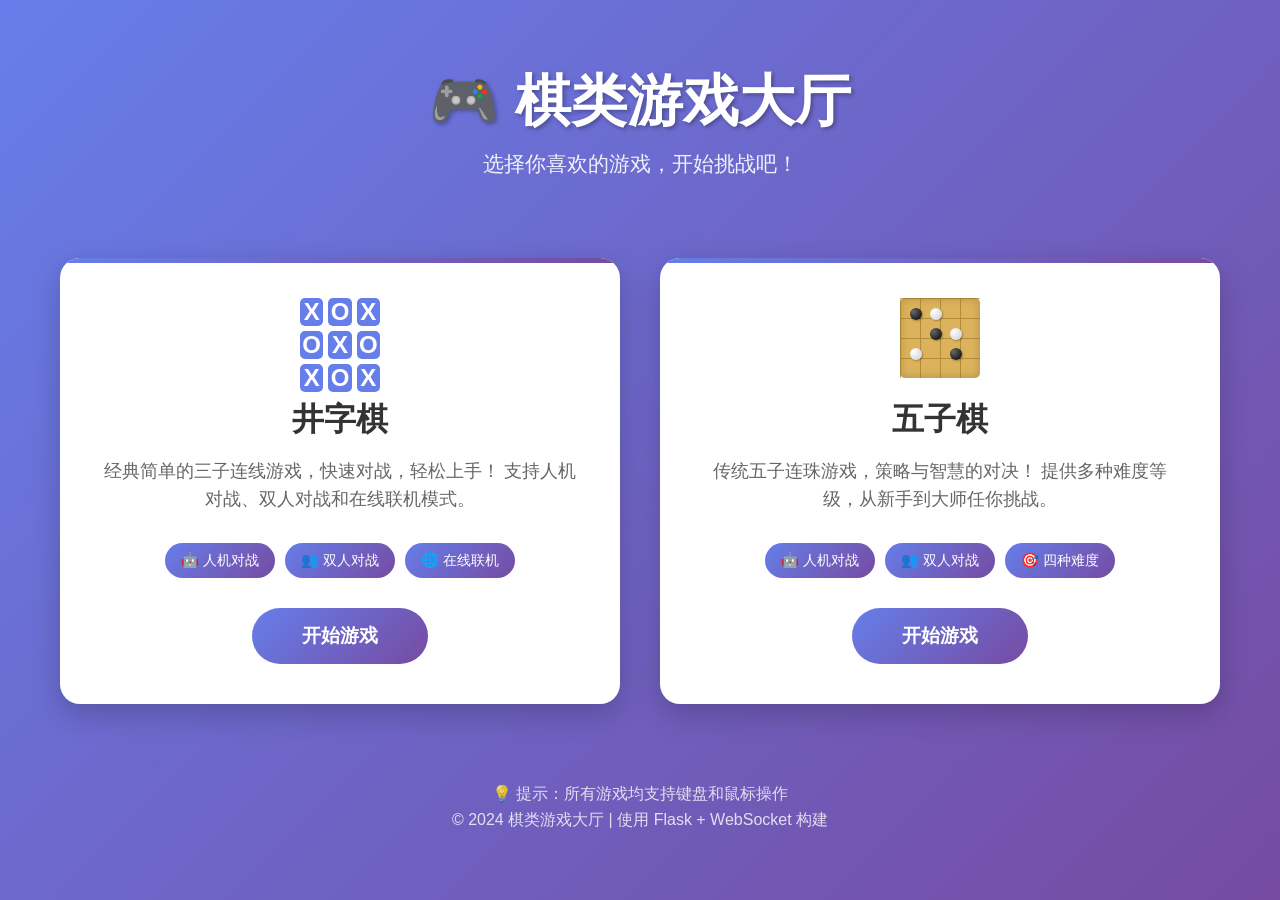
<file: templates/home.html>
<!DOCTYPE html>
<html lang="zh-CN">
<head>
    <meta charset="UTF-8">
    <meta name="viewport" content="width=device-width, initial-scale=1.0">
    <title>棋类游戏大厅</title>
    <style>
        * {
            margin: 0;
            padding: 0;
            box-sizing: border-box;
        }

        body {
            font-family: 'Segoe UI', Tahoma, Geneva, Verdana, sans-serif;
            background: linear-gradient(135deg, #667eea 0%, #764ba2 100%);
            min-height: 100vh;
            display: flex;
            flex-direction: column;
            align-items: center;
            justify-content: center;
            padding: 20px;
        }

        .container {
            max-width: 1200px;
            width: 100%;
        }

        header {
            text-align: center;
            margin-bottom: 60px;
        }

        h1 {
            color: white;
            font-size: 3.5em;
            margin-bottom: 10px;
            text-shadow: 2px 2px 4px rgba(0, 0, 0, 0.3);
        }

        .subtitle {
            color: rgba(255, 255, 255, 0.9);
            font-size: 1.3em;
        }

        .games-grid {
            display: grid;
            grid-template-columns: repeat(auto-fit, minmax(350px, 1fr));
            gap: 40px;
            padding: 20px;
        }

        .game-card {
            background: white;
            border-radius: 20px;
            padding: 40px;
            text-align: center;
            box-shadow: 0 10px 30px rgba(0, 0, 0, 0.2);
            transition: all 0.3s ease;
            cursor: pointer;
            position: relative;
            overflow: hidden;
        }

        .game-card::before {
            content: '';
            position: absolute;
            top: 0;
            left: 0;
            width: 100%;
            height: 5px;
            background: linear-gradient(90deg, #667eea, #764ba2);
        }

        .game-card:hover {
            transform: translateY(-10px);
            box-shadow: 0 20px 40px rgba(0, 0, 0, 0.3);
        }

        .game-icon {
            font-size: 80px;
            margin-bottom: 20px;
            display: block;
        }

        .game-title {
            font-size: 2em;
            color: #333;
            margin-bottom: 15px;
            font-weight: 600;
        }

        .game-description {
            color: #666;
            font-size: 1.1em;
            line-height: 1.6;
            margin-bottom: 30px;
        }

        .game-features {
            display: flex;
            flex-wrap: wrap;
            gap: 10px;
            justify-content: center;
            margin-bottom: 30px;
        }

        .feature-tag {
            background: linear-gradient(135deg, #667eea 0%, #764ba2 100%);
            color: white;
            padding: 8px 16px;
            border-radius: 20px;
            font-size: 0.9em;
        }

        .play-button {
            background: linear-gradient(135deg, #667eea 0%, #764ba2 100%);
            color: white;
            border: none;
            padding: 15px 50px;
            font-size: 1.2em;
            border-radius: 30px;
            cursor: pointer;
            transition: all 0.3s ease;
            font-weight: 600;
        }

        .play-button:hover {
            transform: scale(1.05);
            box-shadow: 0 5px 15px rgba(102, 126, 234, 0.4);
        }

        footer {
            margin-top: 60px;
            text-align: center;
            color: rgba(255, 255, 255, 0.8);
        }

        footer p {
            margin: 5px 0;
        }

        .tictactoe-icon {
            width: 80px;
            height: 80px;
            margin: 0 auto 20px;
            display: grid;
            grid-template-columns: repeat(3, 1fr);
            grid-template-rows: repeat(3, 1fr);
            gap: 5px;
        }

        .tictactoe-icon .cell {
            background: #667eea;
            border-radius: 5px;
            display: flex;
            align-items: center;
            justify-content: center;
            font-size: 24px;
            color: white;
            font-weight: bold;
        }

        .gomoku-icon {
            width: 80px;
            height: 80px;
            margin: 0 auto 20px;
            display: grid;
            grid-template-columns: repeat(5, 1fr);
            grid-template-rows: repeat(5, 1fr);
            background: #dcb35c;
            border-radius: 5px;
            position: relative;
            box-shadow: inset 0 0 10px rgba(0, 0, 0, 0.2);
        }

        .gomoku-icon::before {
            content: '';
            position: absolute;
            top: 0;
            left: 0;
            right: 0;
            bottom: 0;
            background-image: 
                linear-gradient(#8b6914 1px, transparent 1px),
                linear-gradient(90deg, #8b6914 1px, transparent 1px);
            background-size: 20px 20px;
            opacity: 0.5;
        }

        .gomoku-icon .stone {
            width: 12px;
            height: 12px;
            border-radius: 50%;
            position: absolute;
            box-shadow: 1px 1px 2px rgba(0, 0, 0, 0.3);
        }

        .gomoku-icon .stone.black {
            background: radial-gradient(circle at 30% 30%, #666, #000);
        }

        .gomoku-icon .stone.white {
            background: radial-gradient(circle at 30% 30%, #fff, #ccc);
        }

        @media (max-width: 768px) {
            h1 {
                font-size: 2.5em;
            }

            .games-grid {
                grid-template-columns: 1fr;
            }

            .game-card {
                padding: 30px;
            }
        }
    </style>
</head>
<body>
    <div class="container">
        <header>
            <h1>🎮 棋类游戏大厅</h1>
            <p class="subtitle">选择你喜欢的游戏，开始挑战吧！</p>
        </header>

        <div class="games-grid">
            <div class="game-card" onclick="window.location.href='/tictactoe'">
                <div class="tictactoe-icon">
                    <div class="cell">X</div>
                    <div class="cell">O</div>
                    <div class="cell">X</div>
                    <div class="cell">O</div>
                    <div class="cell">X</div>
                    <div class="cell">O</div>
                    <div class="cell">X</div>
                    <div class="cell">O</div>
                    <div class="cell">X</div>
                </div>
                <h2 class="game-title">井字棋</h2>
                <p class="game-description">
                    经典简单的三子连线游戏，快速对战，轻松上手！
                    支持人机对战、双人对战和在线联机模式。
                </p>
                <div class="game-features">
                    <span class="feature-tag">🤖 人机对战</span>
                    <span class="feature-tag">👥 双人对战</span>
                    <span class="feature-tag">🌐 在线联机</span>
                </div>
                <button class="play-button">开始游戏</button>
            </div>

            <div class="game-card" onclick="window.location.href='/gomoku'">
                <div class="gomoku-icon">
                    <div class="stone black" style="top: 10px; left: 10px;"></div>
                    <div class="stone white" style="top: 10px; left: 30px;"></div>
                    <div class="stone black" style="top: 30px; left: 30px;"></div>
                    <div class="stone white" style="top: 30px; left: 50px;"></div>
                    <div class="stone black" style="top: 50px; left: 50px;"></div>
                    <div class="stone white" style="top: 50px; left: 10px;"></div>
                </div>
                <h2 class="game-title">五子棋</h2>
                <p class="game-description">
                    传统五子连珠游戏，策略与智慧的对决！
                    提供多种难度等级，从新手到大师任你挑战。
                </p>
                <div class="game-features">
                    <span class="feature-tag">🤖 人机对战</span>
                    <span class="feature-tag">👥 双人对战</span>
                    <span class="feature-tag">🎯 四种难度</span>
                </div>
                <button class="play-button">开始游戏</button>
            </div>
        </div>

        <footer>
            <p>💡 提示：所有游戏均支持键盘和鼠标操作</p>
            <p>© 2024 棋类游戏大厅 | 使用 Flask + WebSocket 构建</p>
        </footer>
    </div>
</body>
</html>
</file>
